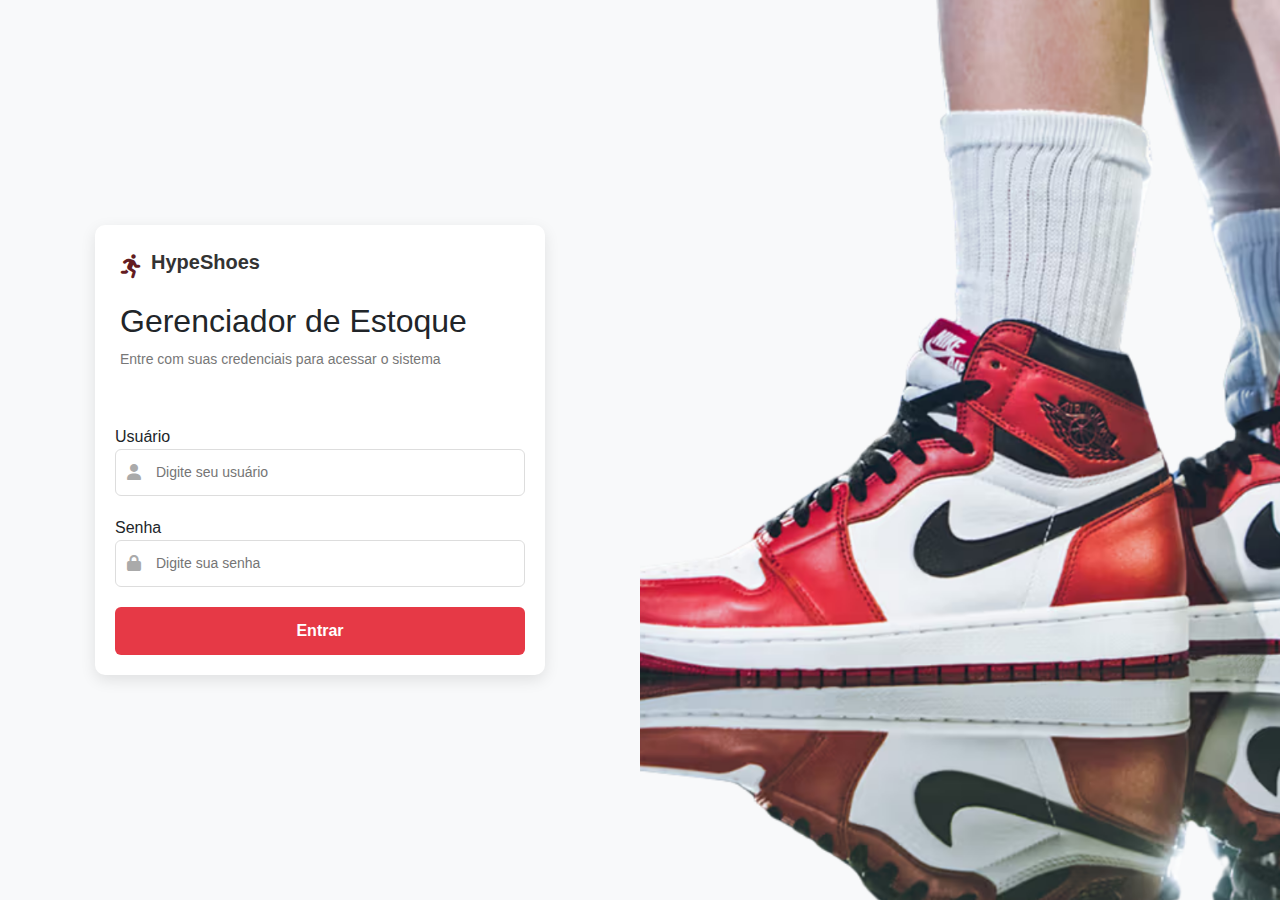
<file: sistemaDI/login.html>
<!DOCTYPE html>
<html lang="pt-BR">
<head>
    <meta charset="UTF-8">
    <meta name="viewport" content="width=device-width, initial-scale=1.0">
    <title>Login - Sistema de Tênis</title>
    <link href="https://cdn.jsdelivr.net/npm/bootstrap@5.3.0/dist/css/bootstrap.min.css" rel="stylesheet">
    <link rel="stylesheet" href="https://cdnjs.cloudflare.com/ajax/libs/font-awesome/6.0.0-beta3/css/all.min.css">
    <link rel="stylesheet" href="./assets/style2.css">
</head>
<body>
    <main class="pagina">
        <!-- Área de Login -->
        <section class="area-login">
            <article class="cartao">
                <header class="topo-cartao">
                    <div class="logo-tenis">
                        <i class="fas fa-running icone-tenis" aria-hidden="true"></i>
                        <h1 class="titulo-sistema">HypeShoes</h1>
                    </div>
                    <h2 class="titulo-boas-vindas">Gerenciador de Estoque</h2>
                    <p class="subtitulo">Entre com suas credenciais para acessar o sistema</p>
                </header>
                
                <div class="corpo-cartao">
                    <form id="login" aria-label="Formulário de login do sistema">
                        <div class="grupo-campo">
                            <label class="rotulo" for="usuario">Usuário</label>
                            <div class="campo-com-icone">
                                <i class="fas fa-user icone-campo" aria-hidden="true"></i>
                                <input type="text" class="campo-texto" id="usuario" placeholder="Digite seu usuário" required aria-label="Campo de usuário">
                            </div>
                        </div>
                        
                        <div class="grupo-campo">
                            <label class="rotulo" for="senha">Senha</label>
                            <div class="campo-com-icone">
                                <i class="fas fa-lock icone-campo" aria-hidden="true"></i>
                                <input type="password" class="campo-texto" id="senha" placeholder="Digite sua senha" required aria-label="Campo de senha">
                            </div>
                        </div>
                        
                        <button type="submit" class="botao-entrar" aria-label="Entrar no sistema">Entrar</button>
                    </form>
                </div>
            </article>
        </section>
        
        <section class="area-imagem">
        </section>
    </main>
<script src="./assets/login.js"></script>
</body>
</html>
</file>
<file: sistemaDI/assets/style2.css>
* {
    margin: 0;
    padding: 0;
    box-sizing: border-box;
    font-family: 'Segoe UI', Tahoma, Geneva, Verdana, sans-serif;
}

body {
    background-color: #f8f9fa;
    height: 100%;
}

.pagina {
    display: flex;
    height: 100vh;
    width: 100%;
}

.area-login {
    width: 50%;
    display: flex;
    align-items: center;
    justify-content: center;
    padding: 20px;
}

.area-imagem {
    width: 50%;
    background-image: url(./img/fundoestoque.png);
    background-size: cover; 
    background-position: center; 
    background-repeat: no-repeat; 
}

.cartao {
    width: 100%;
    max-width: 450px;
    background-color: white;
    border-radius: 10px;
    box-shadow: 0 5px 15px rgba(0, 0, 0, 0.1);
    overflow: hidden;
}

.topo-cartao {
    padding: 25px 25px 15px;
}

.logo-tenis {
    display: flex;
    align-items: center;
    margin-bottom: 20px;
}

.icone-tenis {
    color: #631c22;
    font-size: 24px;
    margin-right: 10px;
}

.titulo-sistema {
    font-size: 20px;
    font-weight: 600;
    color: #333;
}

.subtitulo {
    color: #777;
    margin-bottom: 20px;
    font-size: 14px;
}

.corpo-cartao {
    padding:20px;
}

.grupo-campo {
    margin-bottom: 20px;
}

.campo-com-icone {
    position: relative;
}

.campo-texto {
    width: 100%;
    padding: 12px 12px 12px 40px;
    border: 1px solid #ddd;
    border-radius: 6px;
    font-size: 14px;
    transition: all 0.3s;
}

.campo-texto:focus {
    border-color: #e63946;
    outline: none;
    box-shadow: 0 0 0 3px rgba(230, 57, 70, 0.1);
}

.icone-campo {
    position: absolute;
    left: 12px;
    top: 50%;
    transform: translateY(-50%);
    color: #aaa;
}


.botao-entrar {
    width: 100%;
    padding: 12px;
    background-color: #e63946;
    color: white;
    border: none;
    border-radius: 6px;
    font-size: 16px;
    font-weight: 600;
    cursor: pointer;
    transition: background-color 0.3s;
}

.botao-entrar:hover {
    background-color: #c1121f;
}

/* Responsividade */
@media (max-width: 768px) {
    .pagina {
        flex-direction: column;
    }
    
    .area-login {
        width: 100%;
        height: 100%;
    }
    
    .area-imagem {
        display: none;
    }
}
</file>
